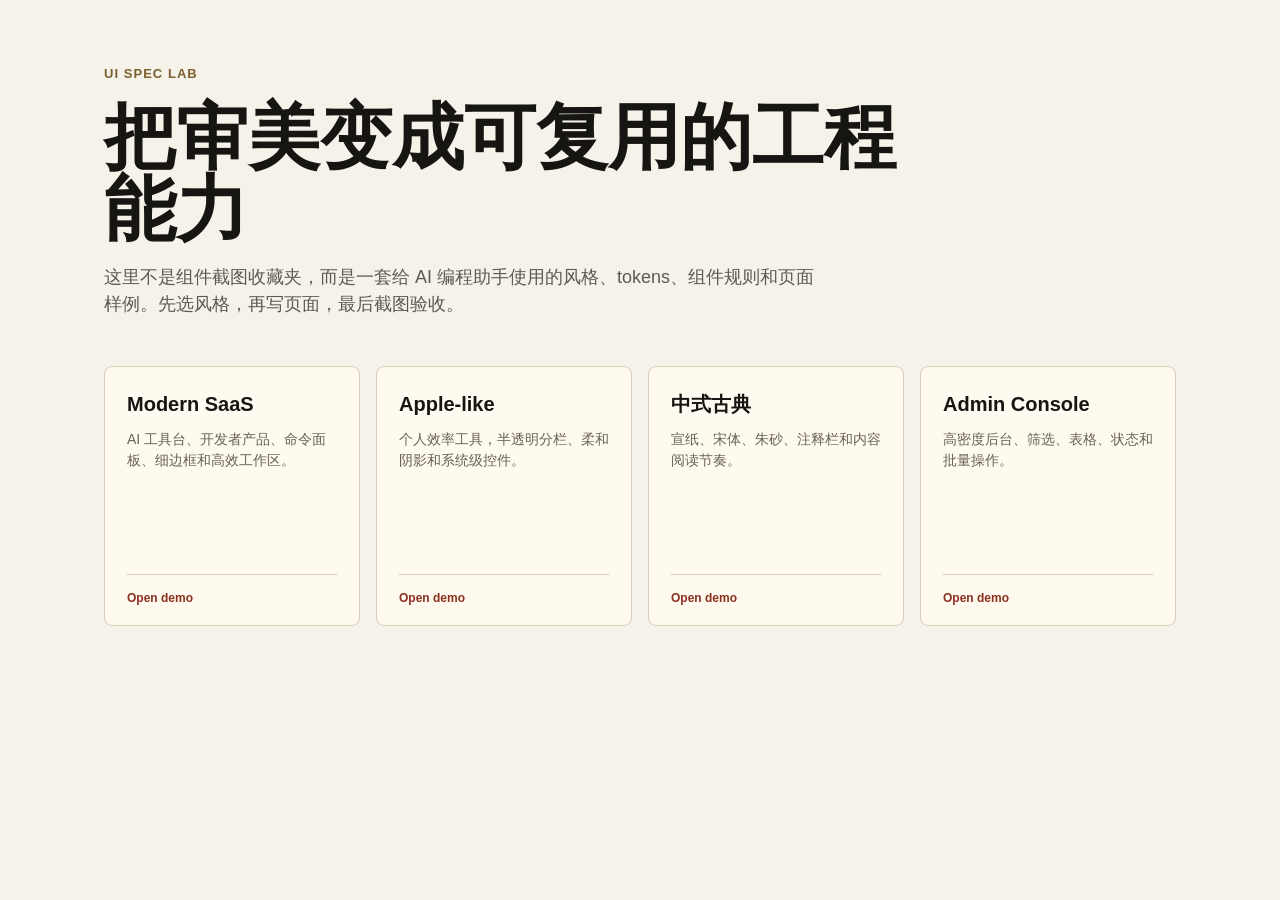
<file: examples/index.html>
<!doctype html>
<html lang="zh-CN">
<head>
  <meta charset="utf-8">
  <meta name="viewport" content="width=device-width, initial-scale=1">
  <title>UI Spec Lab</title>
  <link rel="stylesheet" href="../tokens/ui-tokens.css">
  <style>
    body {
      background: #f5f2ea;
      color: #161512;
    }
    .shell {
      margin: 0 auto;
      max-width: 1120px;
      padding: 64px 24px;
    }
    .topline {
      color: #7c5f2f;
      font-size: 13px;
      font-weight: 800;
      letter-spacing: .08em;
      text-transform: uppercase;
    }
    h1 {
      font-family: var(--font-serif);
      font-size: clamp(38px, 6vw, 72px);
      line-height: 1;
      margin: 18px 0 18px;
      max-width: 850px;
    }
    .intro {
      color: #5c5a52;
      font-size: 18px;
      max-width: 720px;
    }
    .grid {
      display: grid;
      gap: 16px;
      grid-template-columns: repeat(4, minmax(0, 1fr));
      margin-top: 48px;
    }
    .card {
      background: #fffaf0;
      border: 1px solid #d8cdb8;
      border-radius: 8px;
      min-height: 260px;
      padding: 22px;
      position: relative;
      transition: transform .2s var(--ease-out), box-shadow .2s var(--ease-out);
    }
    .card:hover {
      box-shadow: 0 18px 34px rgba(37, 33, 24, .12);
      transform: translateY(-4px);
    }
    .card strong {
      display: block;
      font-size: 20px;
      margin-bottom: 10px;
    }
    .card p {
      color: #686258;
      font-size: 14px;
      margin: 0;
    }
    .tag {
      border-top: 1px solid #d8cdb8;
      bottom: 18px;
      color: #8b2f1d;
      font-size: 12px;
      font-weight: 800;
      left: 22px;
      padding-top: 14px;
      position: absolute;
      right: 22px;
    }
    @media (max-width: 900px) {
      .grid {
        grid-template-columns: repeat(2, minmax(0, 1fr));
      }
    }
    @media (max-width: 560px) {
      .shell {
        padding: 40px 16px;
      }
      .grid {
        grid-template-columns: 1fr;
      }
    }
  </style>
</head>
<body>
  <main class="shell">
    <div class="topline">UI Spec Lab</div>
    <h1>把审美变成可复用的工程能力</h1>
    <p class="intro">这里不是组件截图收藏夹，而是一套给 AI 编程助手使用的风格、tokens、组件规则和页面样例。先选风格，再写页面，最后截图验收。</p>
    <section class="grid" aria-label="HTML 样例">
      <a class="card" href="./modern-saas.html">
        <strong>Modern SaaS</strong>
        <p>AI 工具台、开发者产品、命令面板、细边框和高效工作区。</p>
        <span class="tag">Open demo</span>
      </a>
      <a class="card" href="./apple-productivity.html">
        <strong>Apple-like</strong>
        <p>个人效率工具，半透明分栏、柔和阴影和系统级控件。</p>
        <span class="tag">Open demo</span>
      </a>
      <a class="card" href="./chinese-classical.html">
        <strong>中式古典</strong>
        <p>宣纸、宋体、朱砂、注释栏和内容阅读节奏。</p>
        <span class="tag">Open demo</span>
      </a>
      <a class="card" href="./admin-console.html">
        <strong>Admin Console</strong>
        <p>高密度后台、筛选、表格、状态和批量操作。</p>
        <span class="tag">Open demo</span>
      </a>
    </section>
  </main>
</body>
</html>
</file>
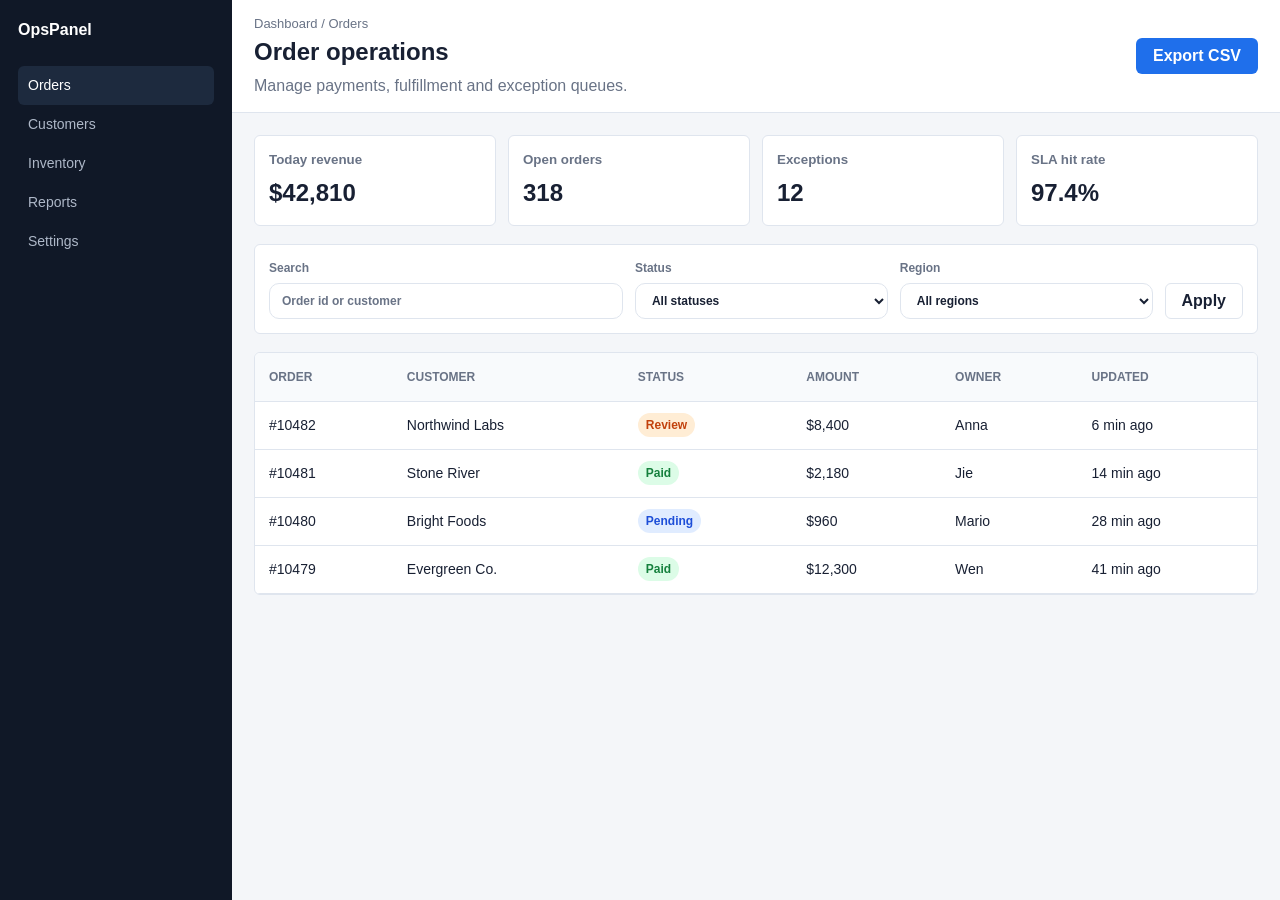
<file: examples/admin-console.html>
<!doctype html>
<html lang="zh-CN">
<head>
  <meta charset="utf-8">
  <meta name="viewport" content="width=device-width, initial-scale=1">
  <title>Admin Console Demo</title>
  <link rel="stylesheet" href="../tokens/ui-tokens.css">
  <style>
    :root {
      --bg: #f4f6f9;
      --surface: #ffffff;
      --text: #182033;
      --muted: #697386;
      --border: #dfe5ee;
      --accent: #1f6feb;
      --danger: #c2410c;
      --success: #15803d;
      --panel-radius: 6px;
      --button-radius: 6px;
      --input-height: 36px;
      --button-height: 36px;
    }
    body {
      background: var(--bg);
      color: var(--text);
      min-height: 100vh;
    }
    .layout {
      display: grid;
      grid-template-columns: 232px minmax(0, 1fr);
      min-height: 100vh;
    }
    .sidebar {
      background: #101827;
      color: #d8dee9;
      padding: 18px;
    }
    .brand {
      color: #fff;
      font-weight: 800;
      margin-bottom: 24px;
    }
    .sidebar a {
      border-radius: 6px;
      color: #aeb8c8;
      display: block;
      font-size: 14px;
      padding: 9px 10px;
    }
    .sidebar a.active,
    .sidebar a:hover {
      background: #1d2a3e;
      color: #fff;
    }
    .main {
      min-width: 0;
    }
    .header {
      align-items: center;
      background: #fff;
      border-bottom: 1px solid var(--border);
      display: flex;
      justify-content: space-between;
      padding: 14px 22px;
    }
    .crumb {
      color: var(--muted);
      font-size: 13px;
    }
    .content {
      padding: 22px;
    }
    h1 {
      font-size: 24px;
      margin: 0;
    }
    .sub {
      color: var(--muted);
      margin: 4px 0 0;
    }
    .primary {
      background: var(--accent);
      color: #fff;
    }
    .secondary {
      background: #fff;
      border-color: var(--border);
      color: var(--text);
    }
    .filters {
      align-items: end;
      display: grid;
      gap: 12px;
      grid-template-columns: 1.4fr 1fr 1fr auto;
      margin: 18px 0;
      padding: 14px;
    }
    label {
      color: var(--muted);
      display: grid;
      font-size: 12px;
      font-weight: 700;
      gap: 6px;
    }
    .stats {
      display: grid;
      gap: 12px;
      grid-template-columns: repeat(4, minmax(0, 1fr));
      margin-bottom: 14px;
    }
    .stat {
      padding: 14px;
    }
    .stat small {
      color: var(--muted);
      display: block;
      font-weight: 700;
    }
    .stat b {
      display: block;
      font-size: 24px;
      margin-top: 6px;
    }
    .table-wrap {
      overflow-x: auto;
    }
    table {
      border-collapse: collapse;
      min-width: 760px;
      width: 100%;
    }
    th,
    td {
      border-bottom: 1px solid var(--border);
      font-size: 14px;
      height: 48px;
      padding: 0 14px;
      text-align: left;
    }
    th {
      background: #f8fafc;
      color: var(--muted);
      font-size: 12px;
      text-transform: uppercase;
    }
    .status {
      border-radius: 999px;
      display: inline-flex;
      font-size: 12px;
      font-weight: 800;
      padding: 3px 8px;
    }
    .paid {
      background: #dcfce7;
      color: var(--success);
    }
    .review {
      background: #ffedd5;
      color: var(--danger);
    }
    .pending {
      background: #e0ecff;
      color: #1d4ed8;
    }
    @media (max-width: 920px) {
      .layout {
        display: block;
      }
      .sidebar {
        display: flex;
        gap: 8px;
        overflow-x: auto;
      }
      .brand {
        margin: 8px 14px 0 0;
        white-space: nowrap;
      }
      .sidebar a {
        white-space: nowrap;
      }
      .filters,
      .stats {
        grid-template-columns: 1fr;
      }
      .header {
        align-items: stretch;
        flex-direction: column;
        gap: 12px;
      }
    }
  </style>
</head>
<body>
  <div class="layout">
    <aside class="sidebar">
      <div class="brand">OpsPanel</div>
      <a class="active" href="#">Orders</a>
      <a href="#">Customers</a>
      <a href="#">Inventory</a>
      <a href="#">Reports</a>
      <a href="#">Settings</a>
    </aside>
    <main class="main">
      <header class="header">
        <div>
          <div class="crumb">Dashboard / Orders</div>
          <h1>Order operations</h1>
          <p class="sub">Manage payments, fulfillment and exception queues.</p>
        </div>
        <button class="ui-button primary">Export CSV</button>
      </header>
      <section class="content">
        <div class="stats">
          <div class="ui-panel stat"><small>Today revenue</small><b class="metric">$42,810</b></div>
          <div class="ui-panel stat"><small>Open orders</small><b class="metric">318</b></div>
          <div class="ui-panel stat"><small>Exceptions</small><b class="metric">12</b></div>
          <div class="ui-panel stat"><small>SLA hit rate</small><b class="metric">97.4%</b></div>
        </div>
        <form class="ui-panel filters">
          <label>Search<input class="ui-input" placeholder="Order id or customer"></label>
          <label>Status<select class="ui-input"><option>All statuses</option><option>Review</option><option>Paid</option></select></label>
          <label>Region<select class="ui-input"><option>All regions</option><option>North</option><option>South</option></select></label>
          <button class="ui-button secondary" type="button">Apply</button>
        </form>
        <section class="ui-panel table-wrap">
          <table>
            <thead>
              <tr><th>Order</th><th>Customer</th><th>Status</th><th>Amount</th><th>Owner</th><th>Updated</th></tr>
            </thead>
            <tbody>
              <tr><td>#10482</td><td>Northwind Labs</td><td><span class="status review">Review</span></td><td class="metric">$8,400</td><td>Anna</td><td>6 min ago</td></tr>
              <tr><td>#10481</td><td>Stone River</td><td><span class="status paid">Paid</span></td><td class="metric">$2,180</td><td>Jie</td><td>14 min ago</td></tr>
              <tr><td>#10480</td><td>Bright Foods</td><td><span class="status pending">Pending</span></td><td class="metric">$960</td><td>Mario</td><td>28 min ago</td></tr>
              <tr><td>#10479</td><td>Evergreen Co.</td><td><span class="status paid">Paid</span></td><td class="metric">$12,300</td><td>Wen</td><td>41 min ago</td></tr>
            </tbody>
          </table>
        </section>
      </section>
    </main>
  </div>
</body>
</html>
</file>
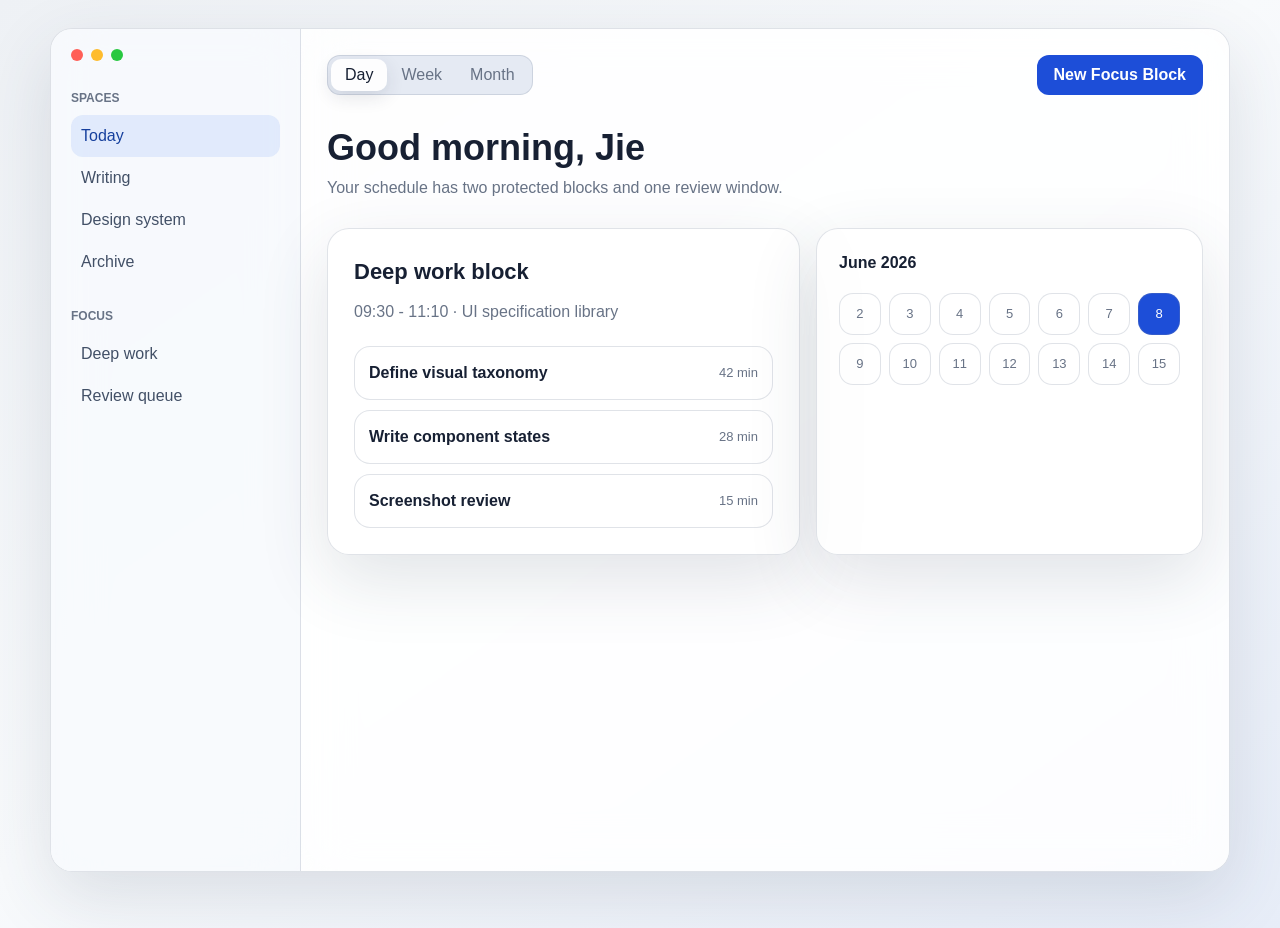
<file: examples/apple-productivity.html>
<!doctype html>
<html lang="zh-CN">
<head>
  <meta charset="utf-8">
  <meta name="viewport" content="width=device-width, initial-scale=1">
  <title>Apple-like Productivity Demo</title>
  <link rel="stylesheet" href="../tokens/ui-tokens.css">
  <style>
    :root {
      --bg: #eef1f5;
      --surface: rgba(255, 255, 255, .72);
      --text: #172033;
      --muted: #687386;
      --border: rgba(124, 138, 160, .24);
      --accent: #2563eb;
      --panel-radius: 22px;
      --button-radius: 12px;
      --panel-shadow: 0 24px 70px rgba(48, 61, 84, .14);
    }
    body {
      background: linear-gradient(145deg, #eef1f5, #f8fafc 48%, #e7edf8);
      color: var(--text);
      min-height: 100vh;
    }
    .window {
      display: grid;
      grid-template-columns: 250px minmax(0, 1fr);
      margin: 28px auto;
      max-width: 1180px;
      min-height: calc(100vh - 56px);
      overflow: hidden;
    }
    .sidebar,
    .content {
      backdrop-filter: blur(24px);
    }
    .sidebar {
      background: rgba(246, 248, 252, .72);
      border-right: 1px solid var(--border);
      padding: 20px;
    }
    .traffic {
      display: flex;
      gap: 8px;
      margin-bottom: 28px;
    }
    .traffic span {
      border-radius: 50%;
      height: 12px;
      width: 12px;
    }
    .red { background: #ff5f57; }
    .yellow { background: #febc2e; }
    .green { background: #28c840; }
    .side-title {
      color: var(--muted);
      font-size: 12px;
      font-weight: 800;
      margin: 24px 0 8px;
      text-transform: uppercase;
    }
    .item {
      border-radius: 12px;
      color: #425067;
      display: block;
      padding: 9px 10px;
    }
    .item.active,
    .item:hover {
      background: rgba(37, 99, 235, .1);
      color: #153f9d;
    }
    .content {
      background: rgba(255, 255, 255, .56);
      padding: 26px;
    }
    .toolbar {
      align-items: center;
      display: flex;
      justify-content: space-between;
      margin-bottom: 34px;
    }
    .segmented {
      background: rgba(221, 228, 239, .76);
      border: 1px solid var(--border);
      border-radius: 13px;
      display: flex;
      padding: 3px;
    }
    .segmented button {
      background: transparent;
      border: 0;
      border-radius: 10px;
      color: var(--muted);
      height: 32px;
      padding: 0 14px;
    }
    .segmented button.active {
      background: rgba(255, 255, 255, .9);
      box-shadow: 0 6px 18px rgba(32, 45, 66, .12);
      color: var(--text);
    }
    .primary {
      background: #1d4ed8;
      color: white;
    }
    h1 {
      font-size: var(--text-3xl);
      line-height: 1.08;
      margin: 0 0 8px;
    }
    .lead {
      color: var(--muted);
      margin: 0;
    }
    .board {
      display: grid;
      gap: 16px;
      grid-template-columns: 1.1fr .9fr;
      margin-top: 28px;
    }
    .focus-card {
      padding: 26px;
    }
    .focus-card h2 {
      font-size: 22px;
      margin: 0 0 12px;
    }
    .list {
      display: grid;
      gap: 10px;
    }
    .task {
      align-items: center;
      background: rgba(255, 255, 255, .6);
      border: 1px solid var(--border);
      border-radius: 16px;
      display: flex;
      justify-content: space-between;
      padding: 14px;
    }
    .task span {
      color: var(--muted);
      font-size: 13px;
    }
    .calendar {
      padding: 22px;
    }
    .days {
      display: grid;
      gap: 8px;
      grid-template-columns: repeat(7, 1fr);
      margin-top: 18px;
    }
    .days div {
      align-content: center;
      aspect-ratio: 1;
      background: rgba(255, 255, 255, .54);
      border: 1px solid var(--border);
      border-radius: 14px;
      color: var(--muted);
      display: grid;
      font-size: 13px;
      justify-content: center;
    }
    .days .today {
      background: #1d4ed8;
      color: white;
    }
    @media (max-width: 860px) {
      .window {
        display: block;
        margin: 0;
        min-height: 100vh;
      }
      .board {
        grid-template-columns: 1fr;
      }
      .toolbar {
        align-items: stretch;
        flex-direction: column;
        gap: 12px;
      }
    }
  </style>
</head>
<body>
  <main class="ui-panel window">
    <aside class="sidebar">
      <div class="traffic"><span class="red"></span><span class="yellow"></span><span class="green"></span></div>
      <div class="side-title">Spaces</div>
      <a class="item active" href="#">Today</a>
      <a class="item" href="#">Writing</a>
      <a class="item" href="#">Design system</a>
      <a class="item" href="#">Archive</a>
      <div class="side-title">Focus</div>
      <a class="item" href="#">Deep work</a>
      <a class="item" href="#">Review queue</a>
    </aside>
    <section class="content">
      <div class="toolbar">
        <div class="segmented" role="tablist" aria-label="视图">
          <button class="active">Day</button>
          <button>Week</button>
          <button>Month</button>
        </div>
        <button class="ui-button primary">New Focus Block</button>
      </div>
      <h1>Good morning, Jie</h1>
      <p class="lead">Your schedule has two protected blocks and one review window.</p>
      <div class="board">
        <section class="ui-panel focus-card">
          <h2>Deep work block</h2>
          <p class="lead">09:30 - 11:10 · UI specification library</p>
          <div class="list" style="margin-top:22px">
            <div class="task"><strong>Define visual taxonomy</strong><span>42 min</span></div>
            <div class="task"><strong>Write component states</strong><span>28 min</span></div>
            <div class="task"><strong>Screenshot review</strong><span>15 min</span></div>
          </div>
        </section>
        <section class="ui-panel calendar">
          <strong>June 2026</strong>
          <div class="days" aria-label="日历">
            <div>2</div><div>3</div><div>4</div><div>5</div><div>6</div><div>7</div><div class="today">8</div>
            <div>9</div><div>10</div><div>11</div><div>12</div><div>13</div><div>14</div><div>15</div>
          </div>
        </section>
      </div>
    </section>
  </main>
</body>
</html>
</file>
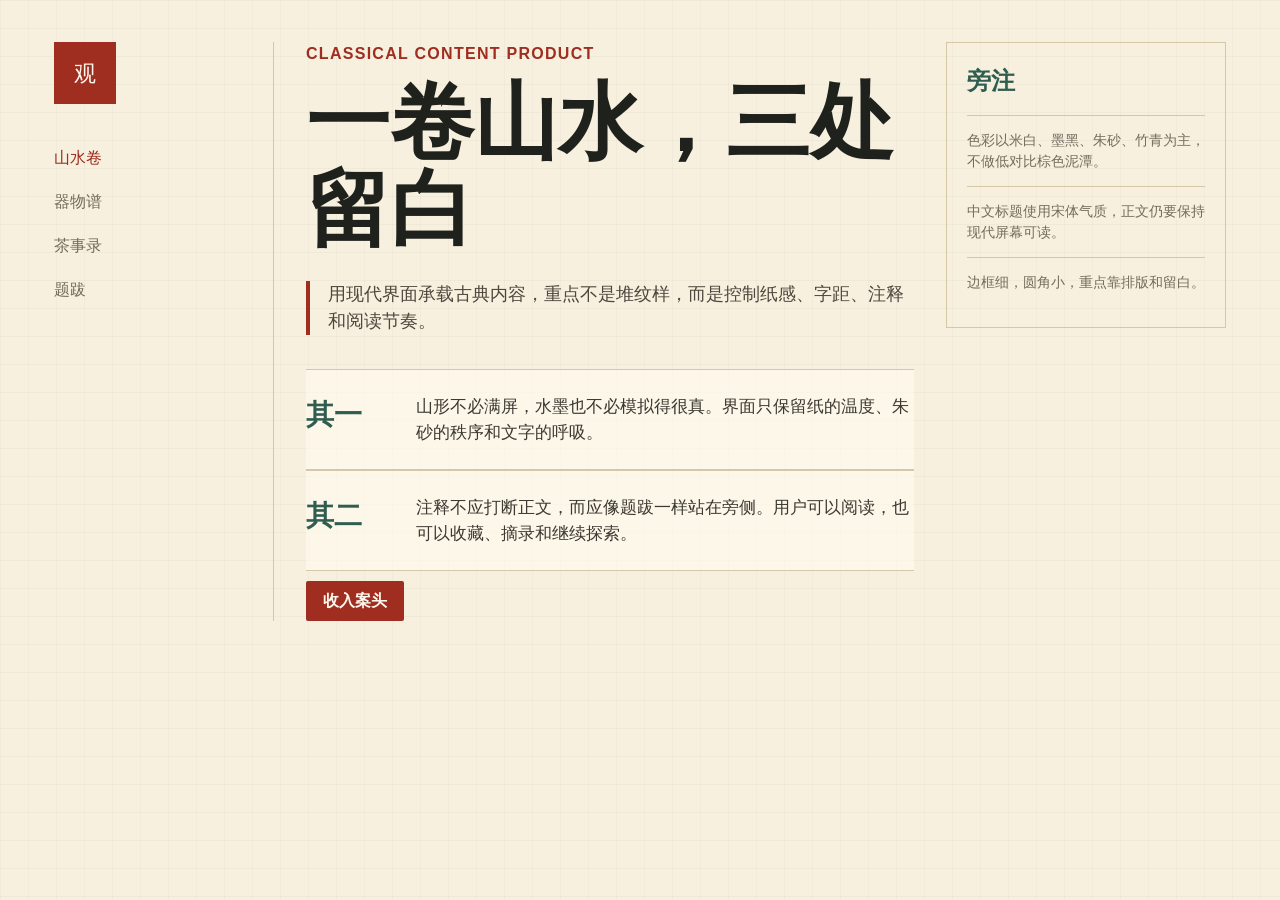
<file: examples/chinese-classical.html>
<!doctype html>
<html lang="zh-CN">
<head>
  <meta charset="utf-8">
  <meta name="viewport" content="width=device-width, initial-scale=1">
  <title>Chinese Classical Demo</title>
  <link rel="stylesheet" href="../tokens/ui-tokens.css">
  <style>
    :root {
      --paper: #f7f0df;
      --ink: #1f211d;
      --muted: #746b5d;
      --line: #d6c7a8;
      --cinnabar: #9f2d20;
      --green: #2f5d50;
      --surface: rgba(255, 250, 238, .72);
      --border: var(--line);
      --accent: var(--cinnabar);
      --panel-radius: 3px;
      --button-radius: 2px;
    }
    body {
      background:
        linear-gradient(rgba(31, 33, 29, .035) 1px, transparent 1px),
        linear-gradient(90deg, rgba(31, 33, 29, .025) 1px, transparent 1px),
        var(--paper);
      background-size: 28px 28px;
      color: var(--ink);
      min-height: 100vh;
    }
    .page {
      display: grid;
      gap: 32px;
      grid-template-columns: 220px minmax(0, 1fr) 280px;
      margin: 0 auto;
      max-width: 1220px;
      padding: 42px 24px;
    }
    .catalog {
      border-right: 1px solid var(--line);
      padding-right: 22px;
    }
    .seal {
      align-content: center;
      background: var(--cinnabar);
      color: #fff7ec;
      display: grid;
      font-family: var(--font-serif);
      font-size: 22px;
      height: 62px;
      justify-content: center;
      margin-bottom: 32px;
      width: 62px;
    }
    .catalog a {
      color: var(--muted);
      display: block;
      font-family: var(--font-serif);
      padding: 10px 0;
    }
    .catalog a.active {
      color: var(--cinnabar);
    }
    .article {
      min-width: 0;
    }
    .eyebrow {
      color: var(--cinnabar);
      font-weight: 800;
      letter-spacing: .08em;
      margin-bottom: 14px;
      text-transform: uppercase;
    }
    h1 {
      font-family: var(--font-serif);
      font-size: clamp(42px, 7vw, 84px);
      font-weight: 600;
      letter-spacing: 0;
      line-height: 1.03;
      margin: 0;
      max-width: 780px;
    }
    .summary {
      border-left: 4px solid var(--cinnabar);
      color: #4d473d;
      font-size: 18px;
      margin: 28px 0 34px;
      max-width: 680px;
      padding-left: 18px;
    }
    .chapter {
      background: rgba(255, 250, 238, .66);
      border-bottom: 1px solid var(--line);
      border-top: 1px solid var(--line);
      display: grid;
      gap: 20px;
      grid-template-columns: 90px minmax(0, 1fr);
      padding: 24px 0;
    }
    .chapter strong {
      color: var(--green);
      font-family: var(--font-serif);
      font-size: 28px;
    }
    .chapter p {
      color: #3c3932;
      font-size: 17px;
      margin: 0;
    }
    .notes {
      align-self: start;
      border: 1px solid var(--line);
      padding: 20px;
    }
    .notes h2 {
      color: var(--green);
      font-family: var(--font-serif);
      font-size: 24px;
      margin: 0 0 16px;
    }
    .note {
      border-top: 1px solid var(--line);
      color: var(--muted);
      font-size: 14px;
      padding: 14px 0;
    }
    .seal-button {
      background: var(--cinnabar);
      color: #fff7ec;
      margin-top: 10px;
    }
    @media (max-width: 960px) {
      .page {
        grid-template-columns: 1fr;
      }
      .catalog {
        border-bottom: 1px solid var(--line);
        border-right: 0;
        display: flex;
        gap: 18px;
        overflow-x: auto;
        padding-bottom: 14px;
        padding-right: 0;
      }
      .seal {
        flex: 0 0 auto;
        margin: 0;
      }
      .catalog a {
        white-space: nowrap;
      }
    }
    @media (max-width: 560px) {
      .page {
        padding: 28px 16px;
      }
      .chapter {
        grid-template-columns: 1fr;
      }
    }
  </style>
</head>
<body>
  <main class="page">
    <nav class="catalog" aria-label="目录">
      <div class="seal">观</div>
      <a class="active" href="#">山水卷</a>
      <a href="#">器物谱</a>
      <a href="#">茶事录</a>
      <a href="#">题跋</a>
    </nav>
    <article class="article">
      <div class="eyebrow">Classical content product</div>
      <h1>一卷山水，三处留白</h1>
      <p class="summary">用现代界面承载古典内容，重点不是堆纹样，而是控制纸感、字距、注释和阅读节奏。</p>
      <section class="chapter">
        <strong>其一</strong>
        <p>山形不必满屏，水墨也不必模拟得很真。界面只保留纸的温度、朱砂的秩序和文字的呼吸。</p>
      </section>
      <section class="chapter">
        <strong>其二</strong>
        <p>注释不应打断正文，而应像题跋一样站在旁侧。用户可以阅读，也可以收藏、摘录和继续探索。</p>
      </section>
      <button class="ui-button seal-button">收入案头</button>
    </article>
    <aside class="notes">
      <h2>旁注</h2>
      <div class="note">色彩以米白、墨黑、朱砂、竹青为主，不做低对比棕色泥潭。</div>
      <div class="note">中文标题使用宋体气质，正文仍要保持现代屏幕可读。</div>
      <div class="note">边框细，圆角小，重点靠排版和留白。</div>
    </aside>
  </main>
</body>
</html>
</file>
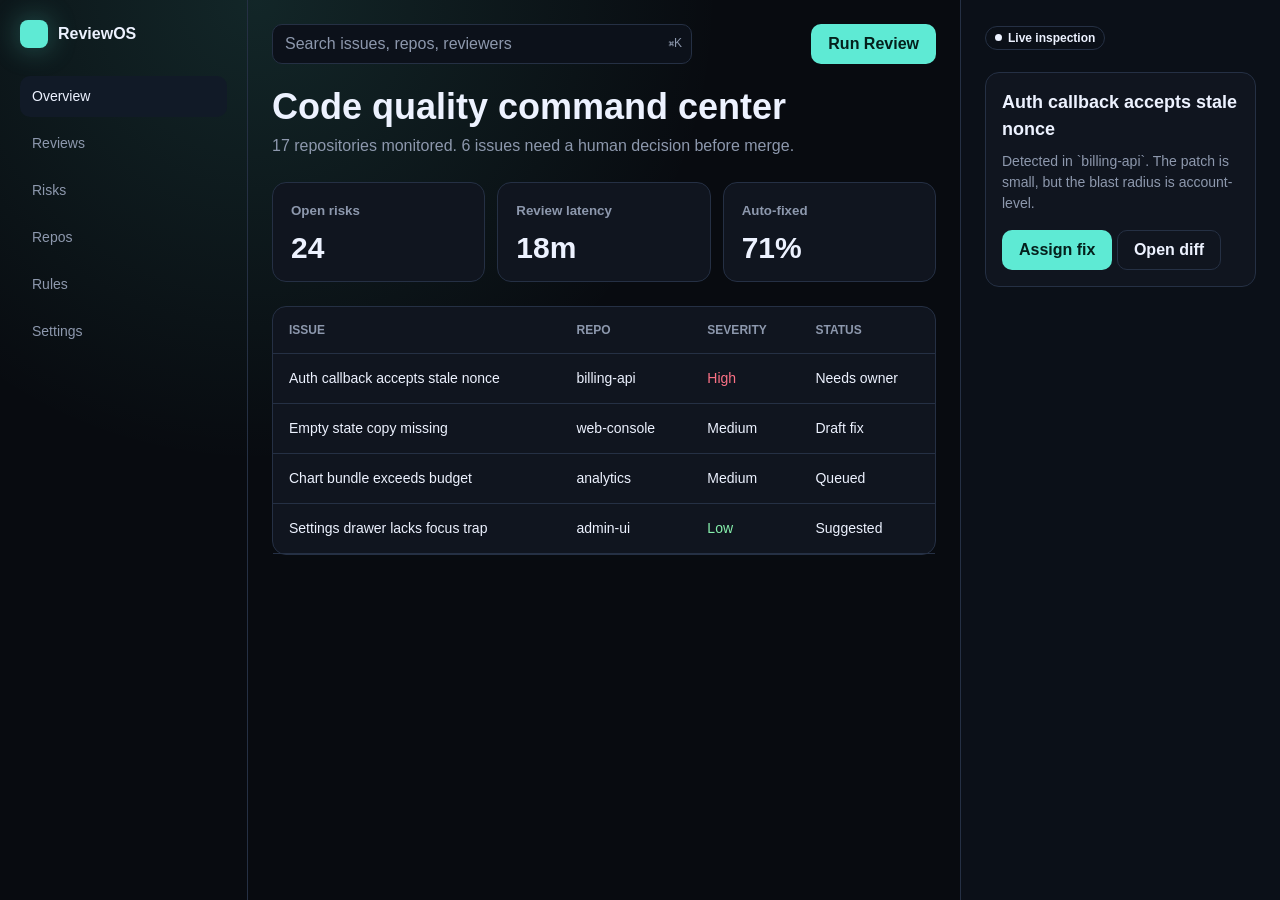
<file: examples/modern-saas.html>
<!doctype html>
<html lang="zh-CN">
<head>
  <meta charset="utf-8">
  <meta name="viewport" content="width=device-width, initial-scale=1">
  <title>Modern SaaS Demo</title>
  <link rel="stylesheet" href="../tokens/ui-tokens.css">
  <style>
    :root {
      --bg: #080b10;
      --surface: #10151f;
      --surface-2: #141b27;
      --text: #edf2ff;
      --muted: #8d98ad;
      --border: #253044;
      --accent: #5eead4;
      --danger: #fb7185;
      --success: #86efac;
      --panel-radius: 14px;
      --button-radius: 10px;
      --input-bg: #0c111a;
    }
    body {
      background: radial-gradient(circle at 20% 0%, rgba(94, 234, 212, .12), transparent 34%), var(--bg);
      color: var(--text);
      min-height: 100vh;
    }
    .app {
      display: grid;
      grid-template-columns: 248px minmax(0, 1fr) 320px;
      min-height: 100vh;
    }
    .sidebar {
      border-right: 1px solid var(--border);
      padding: 20px;
    }
    .brand {
      align-items: center;
      display: flex;
      font-weight: 800;
      gap: 10px;
      margin-bottom: 28px;
    }
    .mark {
      background: var(--accent);
      border-radius: 8px;
      box-shadow: 0 0 28px rgba(94, 234, 212, .35);
      height: 28px;
      width: 28px;
    }
    .nav {
      display: grid;
      gap: 6px;
    }
    .nav a {
      border-radius: 10px;
      color: var(--muted);
      font-size: 14px;
      padding: 10px 12px;
    }
    .nav a.active,
    .nav a:hover {
      background: #111a27;
      color: var(--text);
    }
    .main {
      padding: 24px;
    }
    .topbar {
      align-items: center;
      display: flex;
      gap: 12px;
      justify-content: space-between;
      margin-bottom: 24px;
    }
    .search {
      max-width: 420px;
      position: relative;
      width: 100%;
    }
    .search span {
      color: var(--muted);
      font-size: 12px;
      position: absolute;
      right: 10px;
      top: 10px;
    }
    .primary {
      background: var(--accent);
      color: #04201c;
    }
    .ghost {
      background: transparent;
      border-color: var(--border);
      color: var(--text);
    }
    h1 {
      font-size: var(--text-3xl);
      line-height: 1.05;
      margin: 0;
    }
    .sub {
      color: var(--muted);
      margin: 8px 0 0;
    }
    .metrics {
      display: grid;
      gap: 12px;
      grid-template-columns: repeat(3, minmax(0, 1fr));
      margin: 24px 0;
    }
    .metric-card {
      padding: 18px;
    }
    .metric-card small {
      color: var(--muted);
      display: block;
      font-weight: 700;
      margin-bottom: 12px;
    }
    .metric-card b {
      display: block;
      font-size: 30px;
      line-height: 1;
    }
    .work {
      display: grid;
      gap: 12px;
      grid-template-columns: minmax(0, 1fr);
    }
    table {
      border-collapse: collapse;
      width: 100%;
    }
    th,
    td {
      border-bottom: 1px solid var(--border);
      font-size: 14px;
      padding: 14px 16px;
      text-align: left;
    }
    th {
      color: var(--muted);
      font-size: 12px;
      text-transform: uppercase;
    }
    .inspector {
      background: #0b1018;
      border-left: 1px solid var(--border);
      padding: 24px;
    }
    .issue {
      margin-top: 22px;
      padding: 16px;
    }
    .issue h2 {
      font-size: 18px;
      margin: 0 0 8px;
    }
    .issue p {
      color: var(--muted);
      font-size: 14px;
      margin: 0 0 16px;
    }
    .ok {
      color: var(--success);
    }
    .risk {
      color: var(--danger);
    }
    @media (max-width: 1100px) {
      .app {
        grid-template-columns: 210px minmax(0, 1fr);
      }
      .inspector {
        display: none;
      }
    }
    @media (max-width: 760px) {
      .app {
        display: block;
      }
      .sidebar {
        border-bottom: 1px solid var(--border);
        border-right: 0;
      }
      .nav {
        grid-template-columns: repeat(2, minmax(0, 1fr));
      }
      .topbar,
      .metrics {
        grid-template-columns: 1fr;
      }
      .topbar {
        align-items: stretch;
        flex-direction: column;
      }
      table {
        min-width: 620px;
      }
      .table-wrap {
        overflow-x: auto;
      }
    }
  </style>
</head>
<body>
  <div class="app">
    <aside class="sidebar">
      <div class="brand"><span class="mark"></span> ReviewOS</div>
      <nav class="nav" aria-label="主导航">
        <a class="active" href="#">Overview</a>
        <a href="#">Reviews</a>
        <a href="#">Risks</a>
        <a href="#">Repos</a>
        <a href="#">Rules</a>
        <a href="#">Settings</a>
      </nav>
    </aside>
    <main class="main">
      <div class="topbar">
        <div class="search">
          <label class="sr-only" for="cmd">搜索</label>
          <input id="cmd" class="ui-input" placeholder="Search issues, repos, reviewers">
          <span>⌘K</span>
        </div>
        <button class="ui-button primary">Run Review</button>
      </div>
      <h1>Code quality command center</h1>
      <p class="sub">17 repositories monitored. 6 issues need a human decision before merge.</p>
      <section class="metrics" aria-label="指标">
        <div class="ui-panel metric-card"><small>Open risks</small><b class="metric">24</b></div>
        <div class="ui-panel metric-card"><small>Review latency</small><b class="metric">18m</b></div>
        <div class="ui-panel metric-card"><small>Auto-fixed</small><b class="metric">71%</b></div>
      </section>
      <section class="ui-panel table-wrap">
        <table>
          <thead>
            <tr><th>Issue</th><th>Repo</th><th>Severity</th><th>Status</th></tr>
          </thead>
          <tbody>
            <tr><td>Auth callback accepts stale nonce</td><td>billing-api</td><td><span class="risk">High</span></td><td>Needs owner</td></tr>
            <tr><td>Empty state copy missing</td><td>web-console</td><td>Medium</td><td>Draft fix</td></tr>
            <tr><td>Chart bundle exceeds budget</td><td>analytics</td><td>Medium</td><td>Queued</td></tr>
            <tr><td>Settings drawer lacks focus trap</td><td>admin-ui</td><td><span class="ok">Low</span></td><td>Suggested</td></tr>
          </tbody>
        </table>
      </section>
    </main>
    <aside class="inspector">
      <span class="ui-chip"><span class="dot"></span> Live inspection</span>
      <div class="ui-panel issue">
        <h2>Auth callback accepts stale nonce</h2>
        <p>Detected in `billing-api`. The patch is small, but the blast radius is account-level.</p>
        <button class="ui-button primary">Assign fix</button>
        <button class="ui-button ghost">Open diff</button>
      </div>
    </aside>
  </div>
</body>
</html>
</file>
<file: tokens/ui-tokens.css>
:root {
  color-scheme: light;
  --font-sans: ui-sans-serif, -apple-system, BlinkMacSystemFont, "Segoe UI", sans-serif;
  --font-serif: "Songti SC", "STSong", Georgia, serif;
  --font-mono: "SFMono-Regular", Consolas, "Liberation Mono", monospace;

  --space-1: 4px;
  --space-2: 8px;
  --space-3: 12px;
  --space-4: 16px;
  --space-5: 20px;
  --space-6: 24px;
  --space-8: 32px;
  --space-10: 40px;
  --space-12: 48px;
  --space-16: 64px;

  --text-xs: 12px;
  --text-sm: 14px;
  --text-md: 16px;
  --text-lg: 18px;
  --text-xl: 22px;
  --text-2xl: 28px;
  --text-3xl: 36px;

  --radius-sm: 6px;
  --radius-md: 10px;
  --radius-lg: 16px;
  --radius-xl: 22px;

  --ease-out: cubic-bezier(.16, 1, .3, 1);
  --shadow-soft: 0 16px 40px rgba(24, 31, 42, .08);
  --shadow-hard: 6px 6px 0 rgba(20, 20, 20, .95);
}

* {
  box-sizing: border-box;
}

html {
  min-width: 320px;
}

body {
  margin: 0;
  font-family: var(--font-sans);
  line-height: 1.5;
  text-rendering: optimizeLegibility;
}

a {
  color: inherit;
  text-decoration: none;
}

button,
input,
select,
textarea {
  font: inherit;
}

button {
  cursor: pointer;
}

button:disabled {
  cursor: not-allowed;
  opacity: .48;
}

:focus-visible {
  outline: 3px solid color-mix(in srgb, var(--accent, #2563eb), white 35%);
  outline-offset: 3px;
}

.ui-button {
  align-items: center;
  border: 1px solid transparent;
  border-radius: var(--button-radius, var(--radius-md));
  display: inline-flex;
  font-weight: 650;
  gap: 8px;
  height: var(--button-height, 40px);
  justify-content: center;
  padding: 0 16px;
  transition: transform .18s var(--ease-out), background .18s var(--ease-out), border-color .18s var(--ease-out);
  white-space: nowrap;
}

.ui-button:hover {
  transform: translateY(-1px);
}

.ui-button:active {
  transform: translateY(0);
}

.ui-input {
  background: var(--input-bg, #fff);
  border: 1px solid var(--border, #d9dee8);
  border-radius: var(--input-radius, var(--radius-md));
  color: var(--text, #172033);
  height: var(--input-height, 40px);
  padding: 0 12px;
  width: 100%;
}

.ui-input::placeholder {
  color: var(--muted, #7a8496);
}

.ui-panel {
  background: var(--surface, #fff);
  border: 1px solid var(--border, #e5e9f0);
  border-radius: var(--panel-radius, var(--radius-lg));
  box-shadow: var(--panel-shadow, none);
}

.ui-chip {
  align-items: center;
  border: 1px solid var(--chip-border, var(--border, #e5e9f0));
  border-radius: 999px;
  display: inline-flex;
  font-size: var(--text-xs);
  font-weight: 700;
  gap: 6px;
  min-height: 24px;
  padding: 0 9px;
}

.dot {
  background: currentColor;
  border-radius: 50%;
  display: inline-block;
  height: 7px;
  width: 7px;
}

.metric {
  font-feature-settings: "tnum";
  font-variant-numeric: tabular-nums;
}

.sr-only {
  clip: rect(0, 0, 0, 0);
  border: 0;
  height: 1px;
  margin: -1px;
  overflow: hidden;
  padding: 0;
  position: absolute;
  white-space: nowrap;
  width: 1px;
}

@media (max-width: 760px) {
  :root {
    --text-3xl: 30px;
    --text-2xl: 24px;
  }

  .ui-button {
    min-width: 0;
  }
}
</file>
